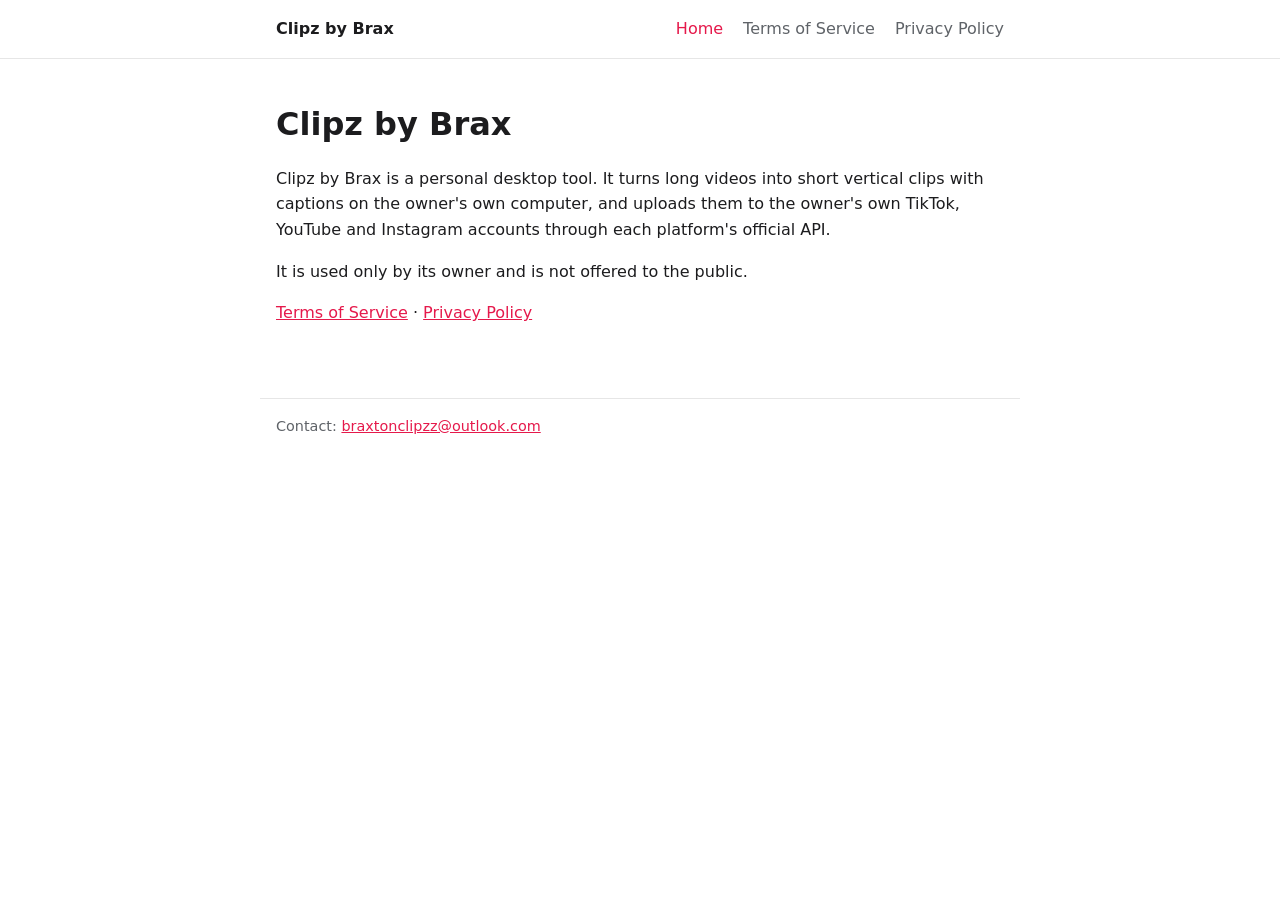
<file: index.html>
<!doctype html>
<html lang="en">
<head>
  <meta charset="utf-8">
  <meta name="viewport" content="width=device-width, initial-scale=1">
  <title>Clipz by Brax</title>
  <meta name="description" content="Personal desktop tool that uploads the owner's own short video clips.">
  <link rel="stylesheet" href="style.css">
</head>
<body>
  <header>
    <nav>
      <span class="brand">Clipz by Brax</span>
      <a href="index.html" aria-current="page">Home</a>
      <a href="terms-of-service.html">Terms of Service</a>
      <a href="privacy-policy.html">Privacy Policy</a>
    </nav>
  </header>
  <main>
    <h1>Clipz by Brax</h1>
    <p>Clipz by Brax is a personal desktop tool. It turns long videos into short vertical clips with
      captions on the owner's own computer, and uploads them to the owner's own TikTok, YouTube and
      Instagram accounts through each platform's official API.</p>
    <p>It is used only by its owner and is not offered to the public.</p>
    <p><a href="terms-of-service.html">Terms of Service</a> · <a href="privacy-policy.html">Privacy Policy</a></p>
  </main>
  <footer>Contact: <a href="mailto:braxtonclipzz@outlook.com">braxtonclipzz@outlook.com</a></footer>
</body>
</html>
</file>
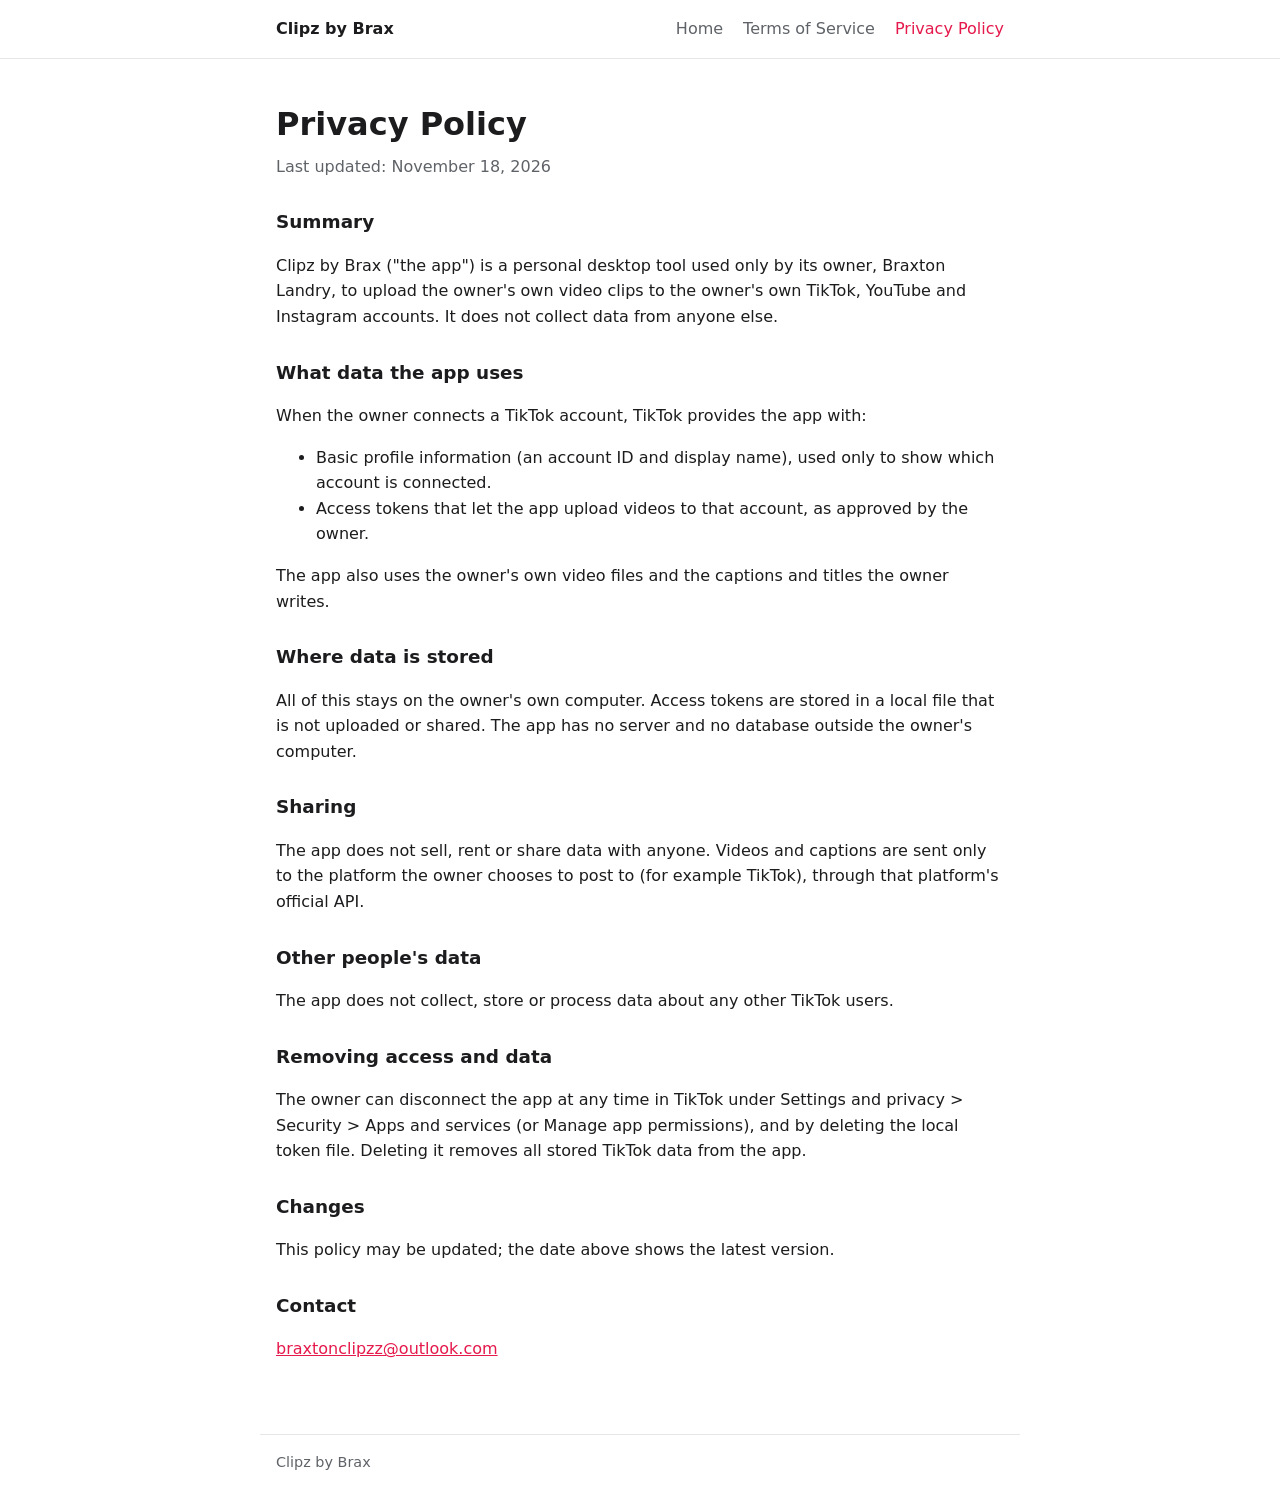
<file: privacy-policy.html>
<!doctype html>
<html lang="en">
<head>
  <meta charset="utf-8">
  <meta name="viewport" content="width=device-width, initial-scale=1">
  <title>Privacy Policy · Clipz by Brax</title>
  <link rel="stylesheet" href="style.css">
</head>
<body>
  <header>
    <nav>
      <span class="brand">Clipz by Brax</span>
      <a href="index.html">Home</a>
      <a href="terms-of-service.html">Terms of Service</a>
      <a href="privacy-policy.html" aria-current="page">Privacy Policy</a>
    </nav>
  </header>
  <main>
    <h1>Privacy Policy</h1>
    <p class="updated">Last updated: November 18, 2026</p>

    <h2>Summary</h2>
    <p>Clipz by Brax ("the app") is a personal desktop tool used only by its owner, Braxton Landry, to
      upload the owner's own video clips to the owner's own TikTok, YouTube and Instagram accounts. It
      does not collect data from anyone else.</p>

    <h2>What data the app uses</h2>
    <p>When the owner connects a TikTok account, TikTok provides the app with:</p>
    <ul>
      <li>Basic profile information (an account ID and display name), used only to show which account
        is connected.</li>
      <li>Access tokens that let the app upload videos to that account, as approved by the owner.</li>
    </ul>
    <p>The app also uses the owner's own video files and the captions and titles the owner writes.</p>

    <h2>Where data is stored</h2>
    <p>All of this stays on the owner's own computer. Access tokens are stored in a local file that is
      not uploaded or shared. The app has no server and no database outside the owner's computer.</p>

    <h2>Sharing</h2>
    <p>The app does not sell, rent or share data with anyone. Videos and captions are sent only to the
      platform the owner chooses to post to (for example TikTok), through that platform's official
      API.</p>

    <h2>Other people's data</h2>
    <p>The app does not collect, store or process data about any other TikTok users.</p>

    <h2>Removing access and data</h2>
    <p>The owner can disconnect the app at any time in TikTok under Settings and privacy &gt; Security
      &gt; Apps and services (or Manage app permissions), and by deleting the local token file. Deleting
      it removes all stored TikTok data from the app.</p>

    <h2>Changes</h2>
    <p>This policy may be updated; the date above shows the latest version.</p>

    <h2>Contact</h2>
    <p><a href="mailto:braxtonclipzz@outlook.com">braxtonclipzz@outlook.com</a></p>
  </main>
  <footer>Clipz by Brax</footer>
</body>
</html>
</file>
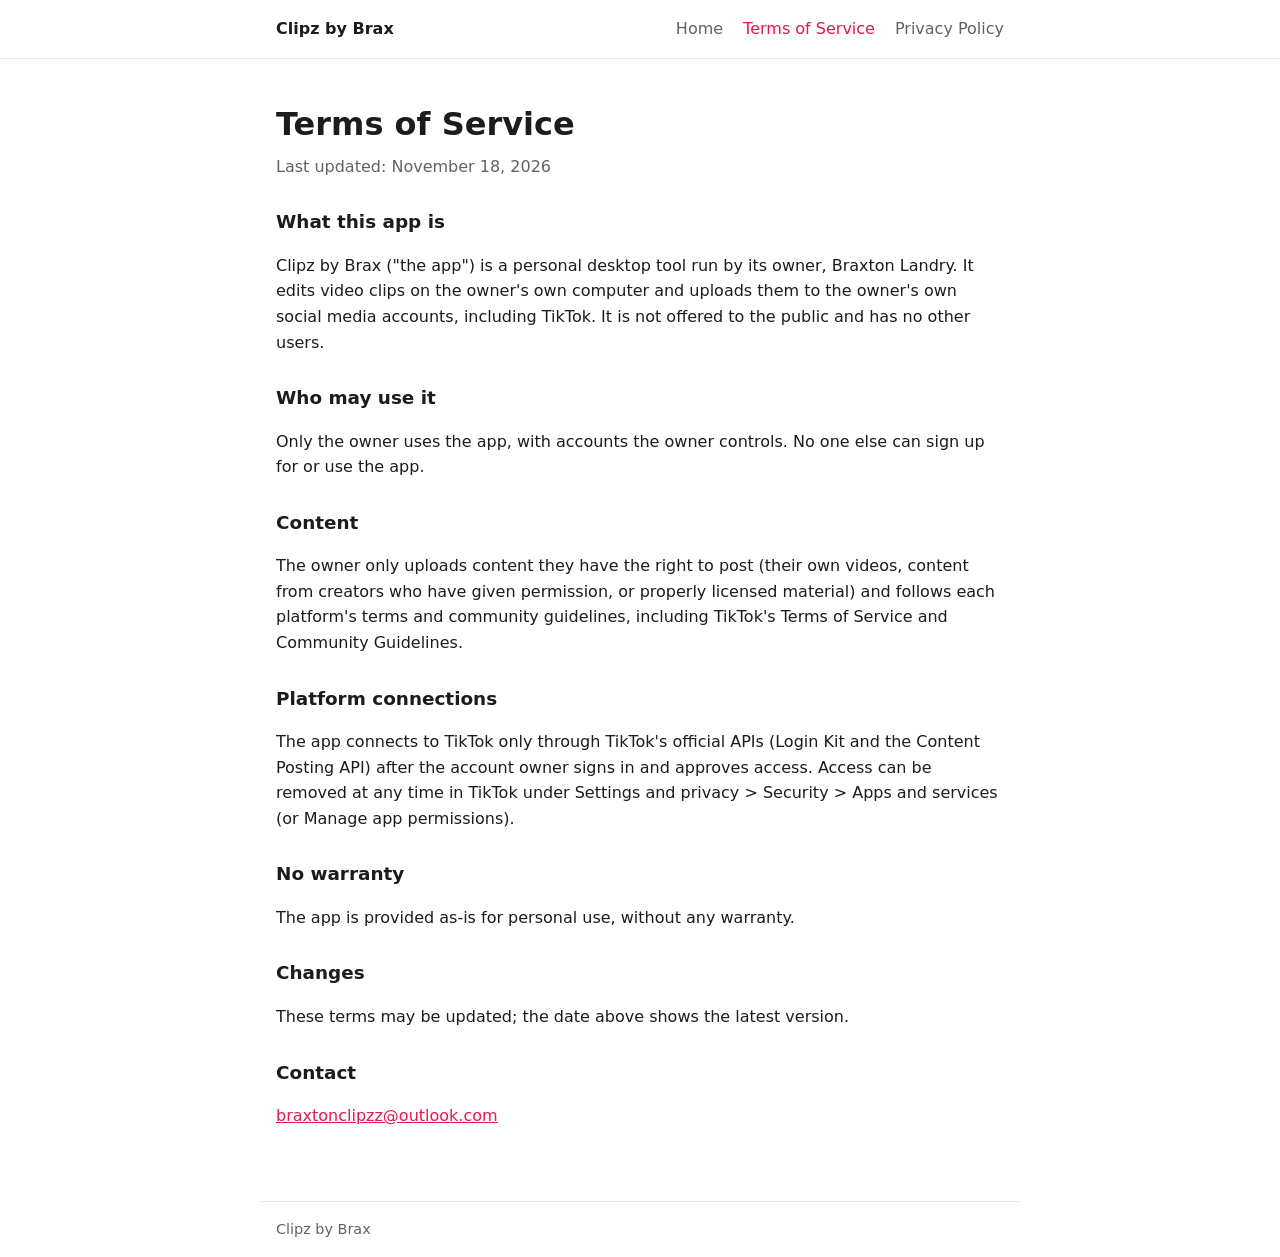
<file: terms-of-service.html>
<!doctype html>
<html lang="en">
<head>
  <meta charset="utf-8">
  <meta name="viewport" content="width=device-width, initial-scale=1">
  <title>Terms of Service · Clipz by Brax</title>
  <link rel="stylesheet" href="style.css">
</head>
<body>
  <header>
    <nav>
      <span class="brand">Clipz by Brax</span>
      <a href="index.html">Home</a>
      <a href="terms-of-service.html" aria-current="page">Terms of Service</a>
      <a href="privacy-policy.html">Privacy Policy</a>
    </nav>
  </header>
  <main>
    <h1>Terms of Service</h1>
    <p class="updated">Last updated: November 18, 2026</p>

    <h2>What this app is</h2>
    <p>Clipz by Brax ("the app") is a personal desktop tool run by its owner, Braxton Landry. It edits
      video clips on the owner's own computer and uploads them to the owner's own social media
      accounts, including TikTok. It is not offered to the public and has no other users.</p>

    <h2>Who may use it</h2>
    <p>Only the owner uses the app, with accounts the owner controls. No one else can sign up for or
      use the app.</p>

    <h2>Content</h2>
    <p>The owner only uploads content they have the right to post (their own videos, content from
      creators who have given permission, or properly licensed material) and follows each platform's
      terms and community guidelines, including TikTok's Terms of Service and Community Guidelines.</p>

    <h2>Platform connections</h2>
    <p>The app connects to TikTok only through TikTok's official APIs (Login Kit and the Content
      Posting API) after the account owner signs in and approves access. Access can be removed at any
      time in TikTok under Settings and privacy &gt; Security &gt; Apps and services (or Manage app
      permissions).</p>

    <h2>No warranty</h2>
    <p>The app is provided as-is for personal use, without any warranty.</p>

    <h2>Changes</h2>
    <p>These terms may be updated; the date above shows the latest version.</p>

    <h2>Contact</h2>
    <p><a href="mailto:braxtonclipzz@outlook.com">braxtonclipzz@outlook.com</a></p>
  </main>
  <footer>Clipz by Brax</footer>
</body>
</html>
</file>
<file: style.css>
:root { --bg: #ffffff; --fg: #1c1c1e; --muted: #5f6368; --accent: #e5194b; --line: #e6e6e6; }
@media (prefers-color-scheme: dark) { :root { --bg: #121212; --fg: #f2f2f2; --muted: #a0a0a0; --line: #2a2a2a; } }
* { box-sizing: border-box; }
body { margin: 0; background: var(--bg); color: var(--fg); font: 16px/1.6 system-ui, -apple-system, "Segoe UI", Roboto, sans-serif; }
header { border-bottom: 1px solid var(--line); }
nav, main, footer { max-width: 760px; margin: 0 auto; padding: 16px; }
nav { display: flex; gap: 20px; flex-wrap: wrap; align-items: center; }
nav .brand { font-weight: 700; margin-right: auto; color: var(--fg); }
nav a { color: var(--muted); text-decoration: none; }
nav a:hover, nav a[aria-current] { color: var(--accent); }
h1 { font-size: 2rem; margin: 24px 0 4px; }
h2 { font-size: 1.15rem; margin: 28px 0 6px; }
.updated { color: var(--muted); margin: 0 0 16px; }
a { color: var(--accent); }
footer { color: var(--muted); font-size: 0.9rem; border-top: 1px solid var(--line); margin-top: 40px; }
</file>
